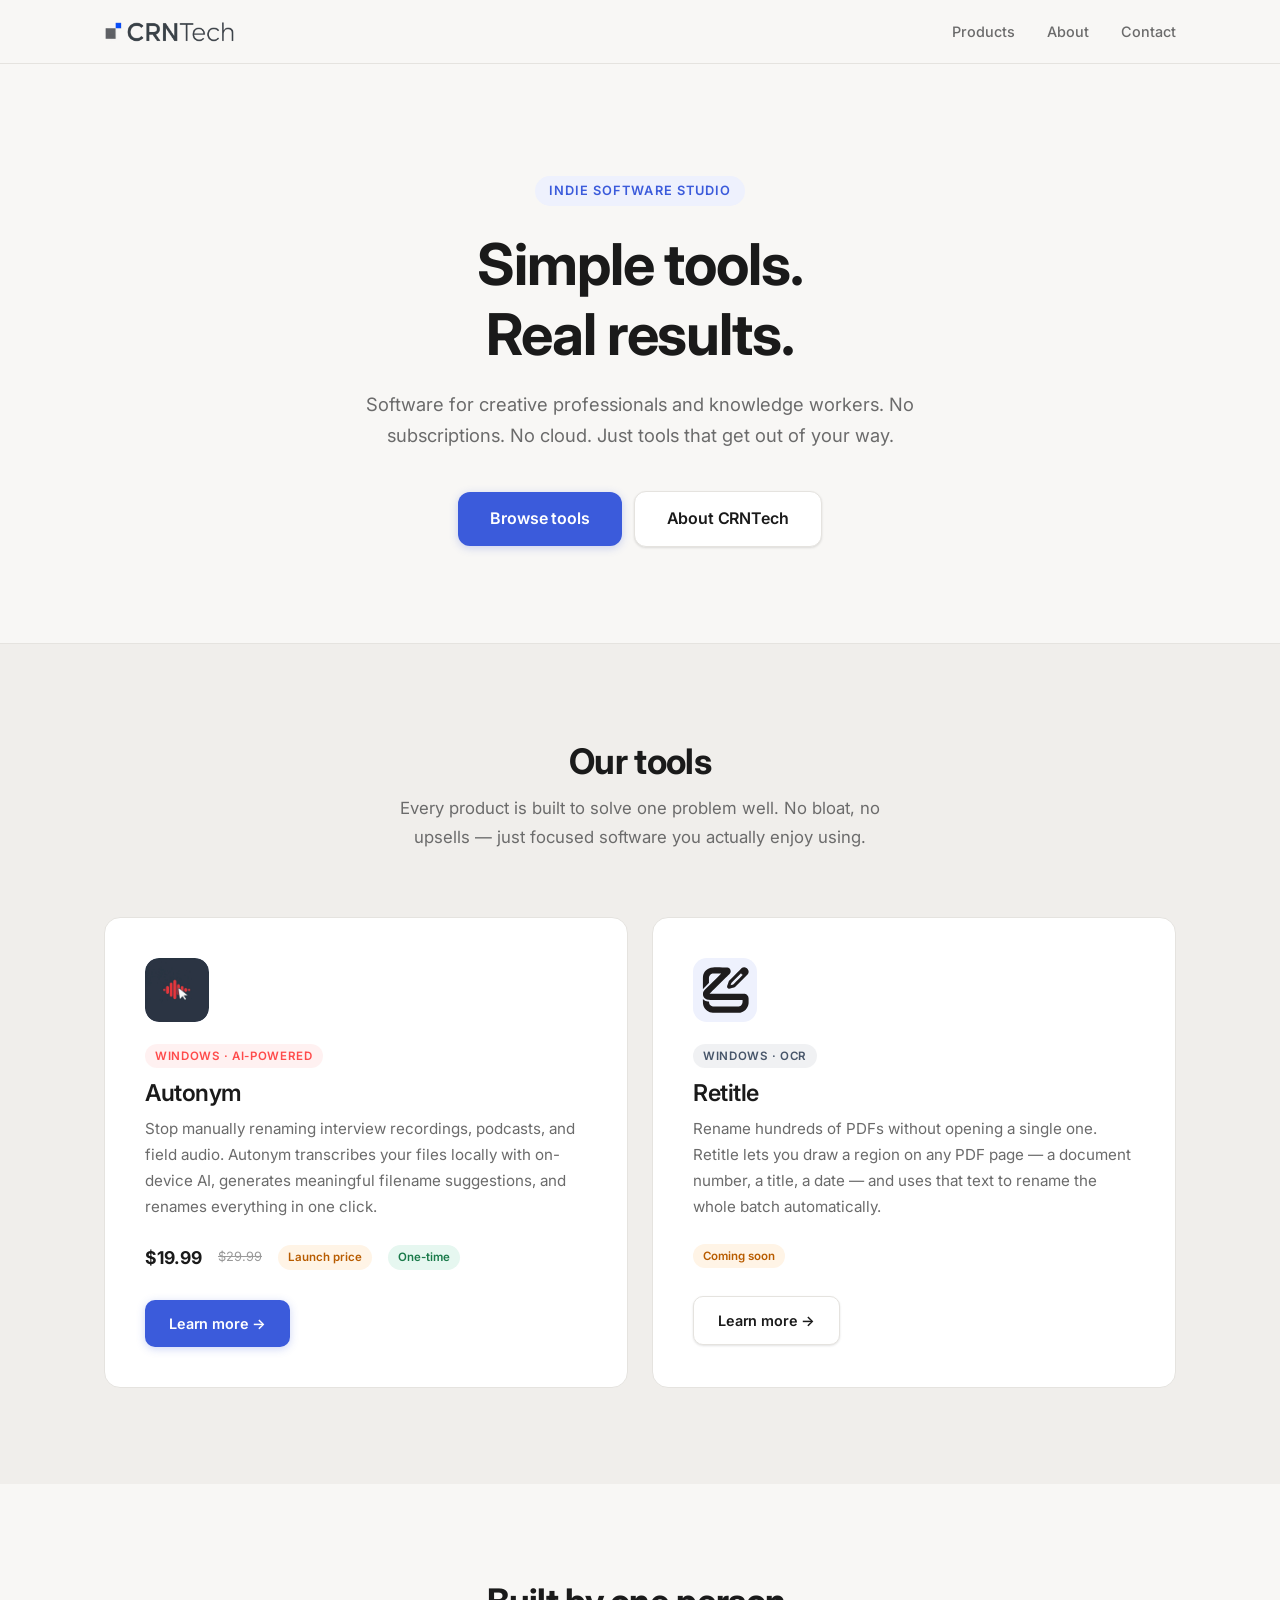
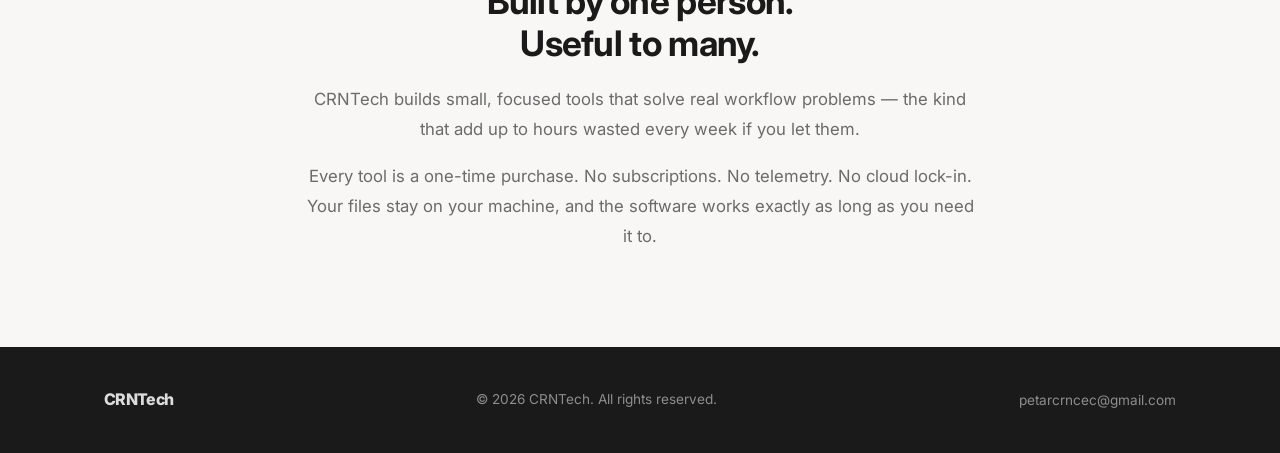
<file: index.html>
<!DOCTYPE html>
<html lang="en">
<head>
  <meta charset="UTF-8" />
  <meta name="viewport" content="width=device-width, initial-scale=1.0" />
  <title>CRNTech — Simple tools. Real results.</title>
  <meta name="description" content="CRNTech makes simple, focused software for creative professionals and knowledge workers. No subscriptions. No cloud. Just tools that work." />
  <link rel="preconnect" href="https://fonts.googleapis.com" />
  <link rel="preconnect" href="https://fonts.gstatic.com" crossorigin />
  <link href="https://fonts.googleapis.com/css2?family=Inter:wght@400;500;600;700;800&display=swap" rel="stylesheet" />
  <link rel="stylesheet" href="styles.css" />
</head>
<body>

  <!-- ===== NAV ===== -->
  <nav class="nav" role="navigation" aria-label="Main navigation">
    <div class="nav__inner">
      <a href="index.html" class="nav__logo" aria-label="CRNTech home">
        <img src="CRNTech.png" alt="CRNTech" style="height:48px;width:auto;max-width:180px;object-position:center;display:block;">
      </a>
      <ul class="nav__links" role="list">
        <li><a href="#products">Products</a></li>
        <li><a href="#about">About</a></li>
        <li><a href="#contact">Contact</a></li>
      </ul>
      <button class="nav__toggle" aria-label="Toggle menu" aria-expanded="false">
        <span></span><span></span><span></span>
      </button>
    </div>
  </nav>

  <!-- ===== HERO ===== -->
  <section class="hero">
    <div class="container">
      <span class="hero__eyebrow reveal">Indie software studio</span>
      <h1 class="hero__headline reveal reveal--delay-1">
        Simple tools.<br>Real results.
      </h1>
      <p class="hero__sub reveal reveal--delay-2">
        Software for creative professionals and knowledge workers.
        No subscriptions. No cloud. Just tools that get out of your way.
      </p>
      <div class="hero__actions reveal reveal--delay-3">
        <a href="#products" class="btn btn--primary btn--lg">Browse tools</a>
        <a href="#about" class="btn btn--secondary btn--lg">About CRNTech</a>
      </div>
    </div>
  </section>

  <div class="divider"></div>

  <!-- ===== PRODUCTS ===== -->
  <section class="products" id="products">
    <div class="container">
      <div class="section-header reveal">
        <h2>Our tools</h2>
        <p>Every product is built to solve one problem well. No bloat, no upsells — just focused software you actually enjoy using.</p>
      </div>

      <div class="products__grid">

        <!-- Autonym Card -->
        <article class="product-card product-card--autonym reveal reveal--delay-1">
          <div class="product-card__icon"><img src="autonym-logo.jpg" alt="Autonym"></div>
          <span class="product-card__tag">Windows · AI-powered</span>
          <h3>Autonym</h3>
          <p class="product-card__desc">
            Stop manually renaming interview recordings, podcasts, and field audio.
            Autonym transcribes your files locally with on-device AI, generates
            meaningful filename suggestions, and renames everything in one click.
          </p>
          <div class="product-card__meta">
            <span class="product-card__price">$19.99</span>
            <span class="product-card__price-note">$29.99</span>
            <span class="badge badge--orange">Launch price</span>
            <span class="badge badge--green">One-time</span>
          </div>
          <a href="autonym.html" class="btn btn--primary">Learn more →</a>
        </article>

        <!-- Retitle Card -->
        <article class="product-card product-card--retitle reveal reveal--delay-2">
          <div class="product-card__icon"><img src="retitle-logo.svg" alt="Retitle"></div>
          <span class="product-card__tag">Windows · OCR</span>
          <h3>Retitle</h3>
          <p class="product-card__desc">
            Rename hundreds of PDFs without opening a single one.
            Retitle lets you draw a region on any PDF page — a document number,
            a title, a date — and uses that text to rename the whole batch automatically.
          </p>
          <div class="product-card__meta">
            <span class="badge badge--orange">Coming soon</span>
          </div>
          <a href="retitle.html" class="btn btn--secondary">Learn more →</a>
        </article>

      </div>
    </div>
  </section>

  <!-- ===== ABOUT ===== -->
  <section class="about" id="about">
    <div class="container">
      <div class="about__inner">
        <h2 class="reveal">Built by one person.<br>Useful to many.</h2>
        <p class="reveal reveal--delay-1">
          CRNTech builds small, focused tools that solve real workflow problems —
          the kind that add up to hours wasted every week if you let them.
        </p>
        <p class="reveal reveal--delay-2">
          Every tool is a one-time purchase. No subscriptions. No telemetry.
          No cloud lock-in. Your files stay on your machine, and the software
          works exactly as long as you need it to.
        </p>
      </div>
    </div>
  </section>

  <!-- ===== FOOTER ===== -->
  <footer class="footer" id="contact">
    <div class="footer__inner">
      <span class="footer__logo">CRNTech</span>
      <span class="footer__copy">© 2026 CRNTech. All rights reserved.</span>
      <span class="footer__contact">
        <a href="mailto:petarcrncec@gmail.com">petarcrncec@gmail.com</a>
      </span>
    </div>
  </footer>

  <script src="js/main.js"></script>
</body>
</html>
</file>
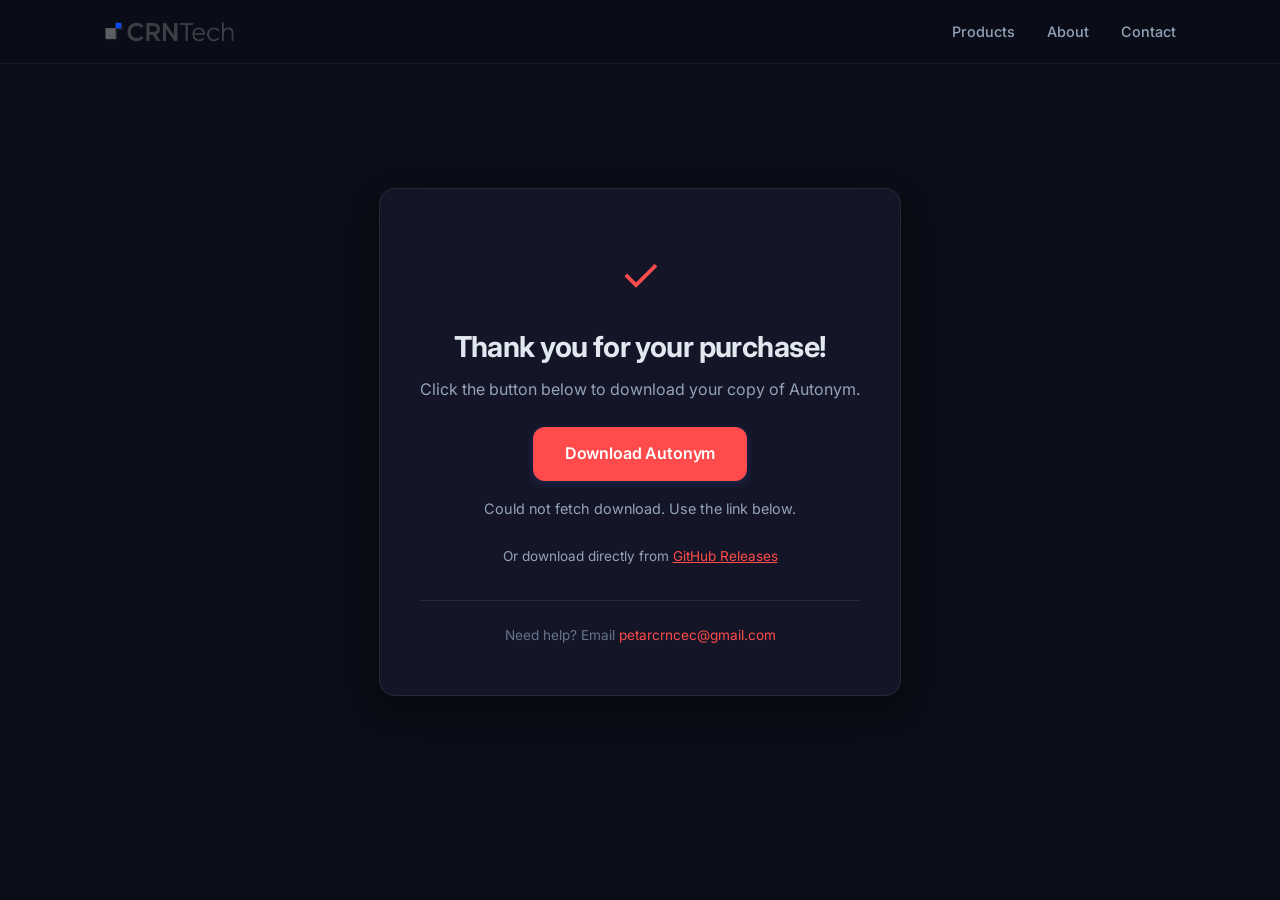
<file: autonym-thank-you.html>
<!DOCTYPE html>
<html lang="en">
<head>
  <meta charset="UTF-8" />
  <meta name="viewport" content="width=device-width, initial-scale=1.0" />
  <title>Thank you for purchasing Autonym! — CRNTech</title>
  <meta name="robots" content="noindex" />
  <link rel="preconnect" href="https://fonts.googleapis.com" />
  <link rel="preconnect" href="https://fonts.gstatic.com" crossorigin />
  <link href="https://fonts.googleapis.com/css2?family=Inter:wght@400;500;600;700;800&display=swap" rel="stylesheet" />
  <link rel="stylesheet" href="styles.css" />
  <style>
    :root {
      --bg:           #0b0d18;
      --bg-card:      #141627;
      --bg-subtle:    #1a1d30;
      --text:         #e2e8f0;
      --text-muted:   #94a3b8;
      --text-light:   #64748b;
      --accent:       #ff4b4b;
      --accent-dark:  #e03e3e;
      --accent-light: #2a1a1a;
      --border:       rgba(255,255,255,0.08);
      --shadow-lg:    0 12px 32px rgba(0,0,0,0.4);
    }
    body {
      background: var(--bg);
      color: var(--text);
    }
    .nav {
      background: rgba(11, 13, 24, 0.95);
      border-bottom: 1px solid rgba(255,255,255,0.06);
    }
    .btn--primary {
      background: var(--accent);
      color: #fff;
    }
    .btn--primary:hover {
      background: var(--accent-dark);
    }
    .thankyou {
      min-height: calc(100vh - var(--nav-h) - 80px);
      display: flex;
      align-items: center;
      justify-content: center;
      text-align: center;
      padding: 80px 24px;
    }
    .thankyou__card {
      max-width: 540px;
      background: var(--bg-card);
      border: 1px solid var(--border);
      border-radius: var(--radius-lg);
      padding: 48px 40px;
      box-shadow: var(--shadow-lg);
    }
    .thankyou__icon {
      font-size: 3rem;
      margin-bottom: 16px;
    }
    .thankyou__card h1 {
      font-size: 1.8rem;
      margin-bottom: 12px;
    }
    .thankyou__card p {
      color: var(--text-muted);
      margin-bottom: 24px;
      line-height: 1.7;
    }
    .thankyou__status {
      font-size: 0.9rem;
      color: var(--text-light);
      margin-top: 16px;
    }
    .thankyou__manual {
      margin-top: 12px;
      font-size: 0.85rem;
      color: var(--text-light);
    }
    .thankyou__manual a {
      color: var(--accent);
      text-decoration: underline;
    }
    .thankyou__help {
      margin-top: 32px;
      padding-top: 24px;
      border-top: 1px solid var(--border);
      font-size: 0.85rem;
      color: var(--text-light);
    }
    .thankyou__help a {
      color: var(--accent);
    }
  </style>
</head>
<body>

  <!-- ===== NAV ===== -->
  <nav class="nav" role="navigation" aria-label="Main navigation">
    <div class="nav__inner">
      <a href="index.html" class="nav__logo" aria-label="CRNTech home">
        <img src="CRNTech.png" alt="CRNTech" style="height:48px;width:auto;max-width:180px;object-position:center;display:block;">
      </a>
      <ul class="nav__links" role="list">
        <li><a href="index.html#products">Products</a></li>
        <li><a href="index.html#about">About</a></li>
        <li><a href="index.html#contact">Contact</a></li>
      </ul>
      <button class="nav__toggle" aria-label="Toggle menu" aria-expanded="false">
        <span></span><span></span><span></span>
      </button>
    </div>
  </nav>

  <!-- ===== THANK YOU ===== -->
  <section class="thankyou">
    <div class="thankyou__card">
      <div class="thankyou__icon" style="color:#ff4b4b;">&#10003;</div>
      <h1>Thank you for your purchase!</h1>
      <p>Click the button below to download your copy of Autonym.</p>
      <a id="download-btn" href="#" class="btn btn--primary btn--lg" style="background:#ff4b4b;border-color:#ff4b4b;">Download Autonym</a>
      <p class="thankyou__status" id="status">Fetching latest version...</p>
      <p class="thankyou__manual" id="manual-link" style="display:none;">
        Or download directly from <a href="https://github.com/petarcrncec-dev/autonym-releases/releases/latest">GitHub Releases</a>
      </p>
      <div class="thankyou__help">
        Need help? Email <a href="mailto:petarcrncec@gmail.com">petarcrncec@gmail.com</a>
      </div>
    </div>
  </section>

  <script>
    (function() {
      var btn = document.getElementById('download-btn');
      var status = document.getElementById('status');
      var manual = document.getElementById('manual-link');

      fetch('https://api.github.com/repos/petarcrncec-dev/autonym-releases/releases/latest')
        .then(function(r) { return r.json(); })
        .then(function(d) {
          var asset = d.assets.find(function(a) {
            return a.name.endsWith('.exe') && !a.name.endsWith('.blockmap');
          });
          if (asset) {
            btn.href = asset.browser_download_url;
            status.textContent = 'Version ' + d.tag_name;
            manual.style.display = 'block';
          } else {
            status.textContent = 'Could not find installer. Use the link below.';
            manual.style.display = 'block';
          }
        })
        .catch(function() {
          status.textContent = 'Could not fetch download. Use the link below.';
          manual.style.display = 'block';
        });
    })();
  </script>

  <script src="js/main.js"></script>
</body>
</html>
</file>
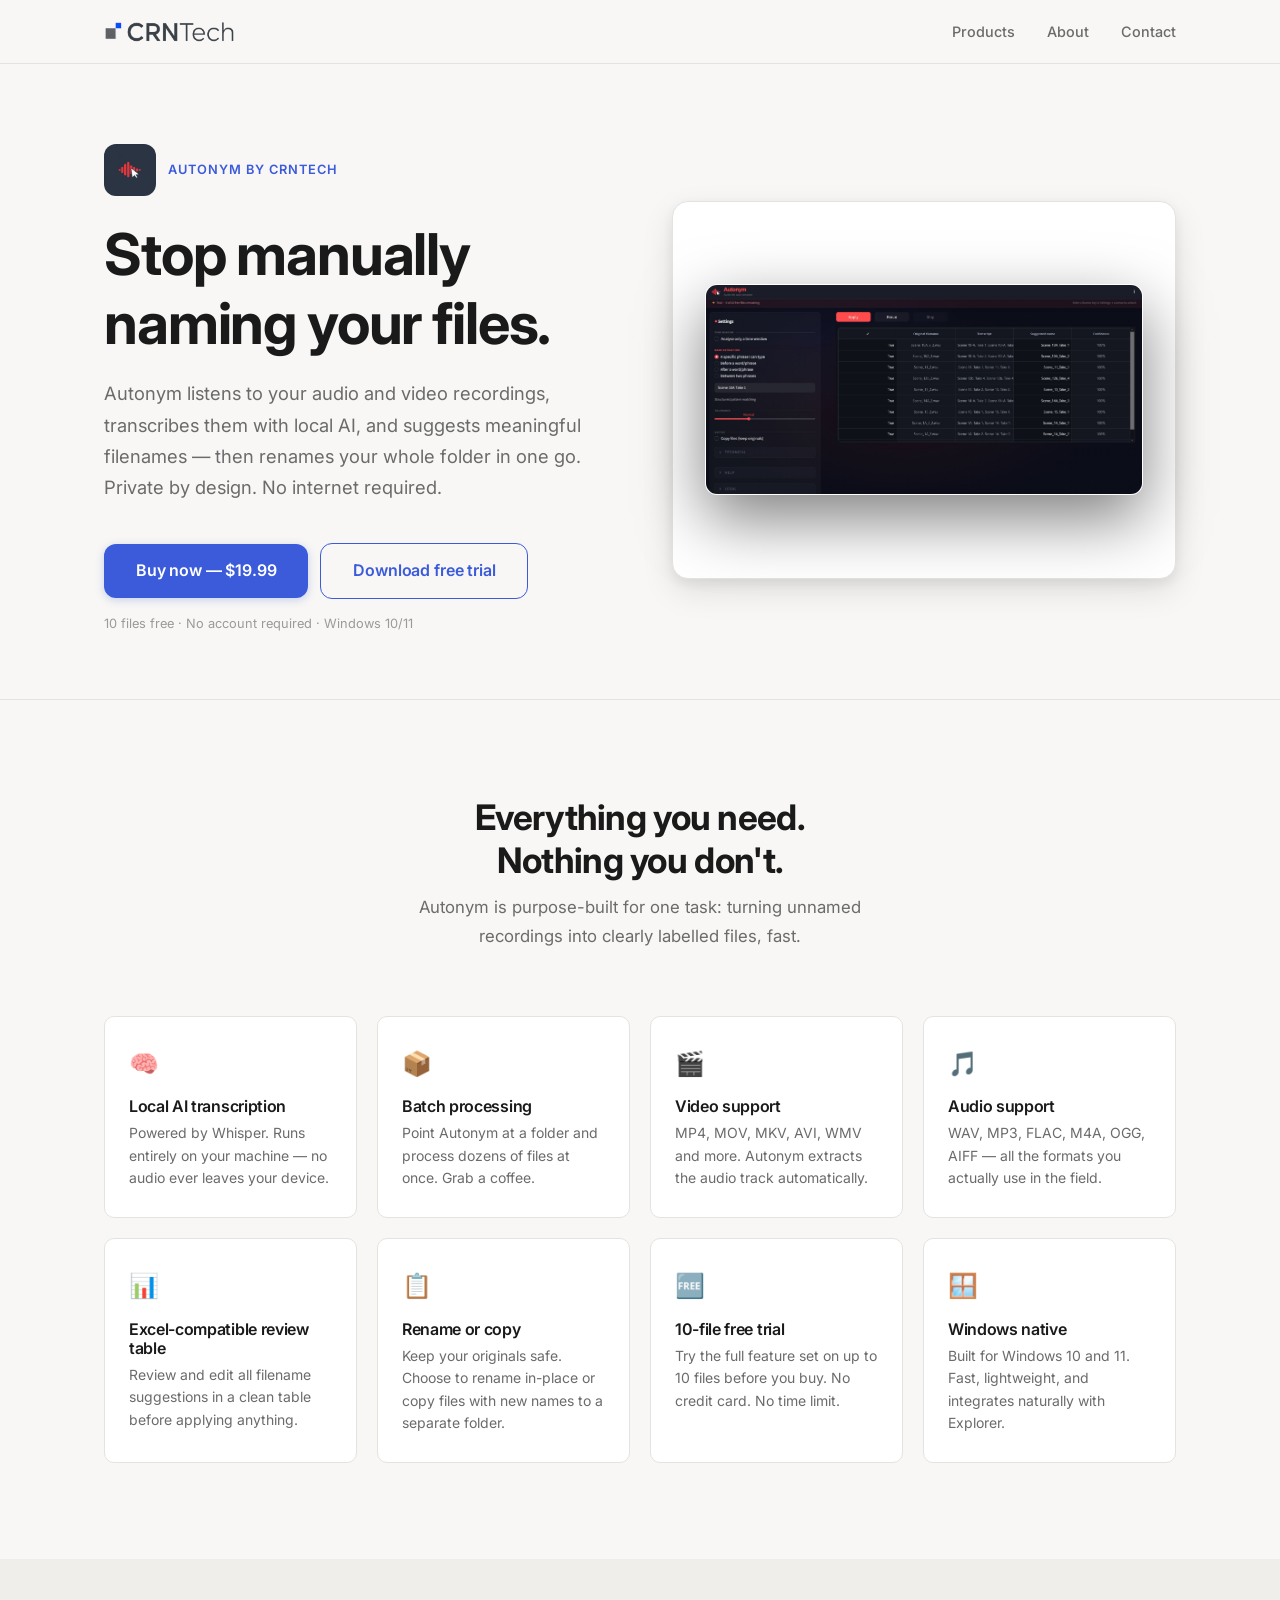
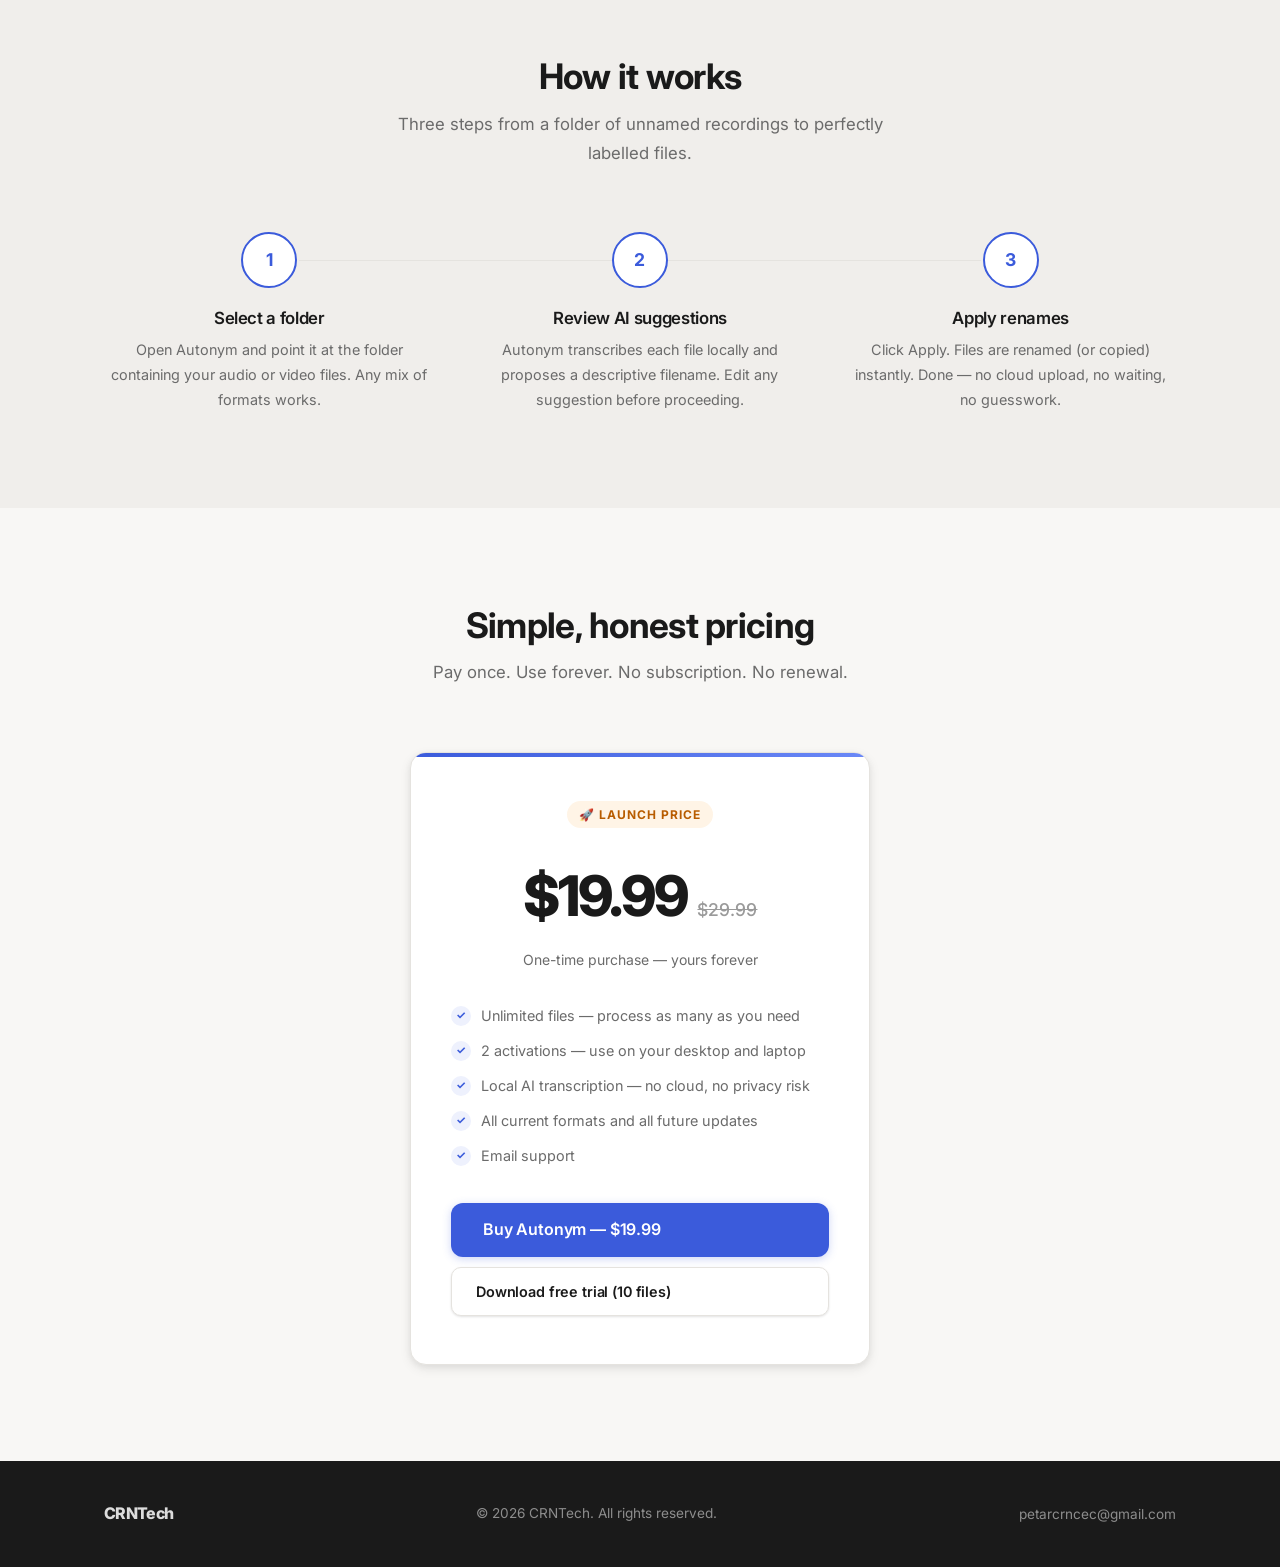
<file: autonym.html>
<!DOCTYPE html>
<html lang="en">
<head>
  <meta charset="UTF-8" />
  <meta name="viewport" content="width=device-width, initial-scale=1.0" />
  <title>Autonym — AI-powered audio &amp; video file renamer · CRNTech</title>
  <meta name="description" content="Autonym transcribes your audio and video files locally using on-device AI, then renames them automatically. No cloud. No subscriptions. $19 launch price." />
  <link rel="preconnect" href="https://fonts.googleapis.com" />
  <link rel="preconnect" href="https://fonts.gstatic.com" crossorigin />
  <link href="https://fonts.googleapis.com/css2?family=Inter:wght@400;500;600;700;800&display=swap" rel="stylesheet" />
  <link rel="stylesheet" href="styles.css" />
</head>
<body>

  <!-- ===== NAV ===== -->
  <nav class="nav" role="navigation" aria-label="Main navigation">
    <div class="nav__inner">
      <a href="index.html" class="nav__logo" aria-label="CRNTech home">
        <img src="CRNTech.png" alt="CRNTech" style="height:48px;width:auto;max-width:180px;object-position:center;display:block;">
      </a>
      <ul class="nav__links" role="list">
        <li><a href="index.html#products">Products</a></li>
        <li><a href="index.html#about">About</a></li>
        <li><a href="index.html#contact">Contact</a></li>
      </ul>
      <button class="nav__toggle" aria-label="Toggle menu" aria-expanded="false">
        <span></span><span></span><span></span>
      </button>
    </div>
  </nav>

  <!-- ===== HERO ===== -->
  <section class="hero hero--product">
    <div class="container">
      <div class="hero__inner">
        <div class="hero__content">
          <div class="hero__product-badge reveal">
            <div class="hero__product-icon"><img src="autonym-logo.jpg" alt="Autonym" style="width:52px;height:52px;object-fit:cover;border-radius:12px;"></div>
            <span class="hero__product-name">Autonym by CRNTech</span>
          </div>
          <h1 class="hero__headline reveal reveal--delay-1">
            Stop manually<br>naming your files.
          </h1>
          <p class="hero__sub reveal reveal--delay-2">
            Autonym listens to your audio and video recordings, transcribes
            them with local AI, and suggests meaningful filenames — then renames
            your whole folder in one go. Private by design. No internet required.
          </p>
          <div class="hero__actions reveal reveal--delay-3">
            <a href="https://crntech.lemonsqueezy.com/checkout/buy/d95d3238-a07f-44f5-9afe-a70ad6f7f823" class="btn btn--primary btn--lg">Buy now — $19.99</a>
            <a href="#" class="btn btn--outline btn--lg" onclick="fetch('https://api.github.com/repos/petarcrncec-dev/autonym-releases/releases/latest').then(r=>r.json()).then(d=>{var a=d.assets.find(a=>a.name.endsWith('.exe')&&!a.name.endsWith('.blockmap'));if(a)window.location=a.browser_download_url});return false;">Download free trial</a>
          </div>
          <p style="margin-top:14px; font-size:0.8rem; color:var(--text-light);" class="reveal reveal--delay-4">
            10 files free · No account required · Windows 10/11
          </p>
        </div>

        <div class="hero__visual reveal reveal--delay-2">
          <img src="autonym-screenshot.jpg" alt="Autonym review screen" style="width:100%;border-radius:12px;box-shadow:0 24px 64px rgba(0,0,0,0.5);border:1px solid rgba(255,255,255,0.06);">
        </div>
      </div>
    </div>
  </section>

  <div class="divider"></div>

  <!-- ===== FEATURES ===== -->
  <section class="features" id="features">
    <div class="container">
      <div class="section-header reveal">
        <h2>Everything you need.<br>Nothing you don't.</h2>
        <p>Autonym is purpose-built for one task: turning unnamed recordings into clearly labelled files, fast.</p>
      </div>

      <div class="features__grid">

        <div class="feature-item reveal reveal--delay-1">
          <span class="feature-item__icon">🧠</span>
          <h3>Local AI transcription</h3>
          <p>Powered by Whisper. Runs entirely on your machine — no audio ever leaves your device.</p>
        </div>

        <div class="feature-item reveal reveal--delay-2">
          <span class="feature-item__icon">📦</span>
          <h3>Batch processing</h3>
          <p>Point Autonym at a folder and process dozens of files at once. Grab a coffee.</p>
        </div>

        <div class="feature-item reveal reveal--delay-3">
          <span class="feature-item__icon">🎬</span>
          <h3>Video support</h3>
          <p>MP4, MOV, MKV, AVI, WMV and more. Autonym extracts the audio track automatically.</p>
        </div>

        <div class="feature-item reveal reveal--delay-4">
          <span class="feature-item__icon">🎵</span>
          <h3>Audio support</h3>
          <p>WAV, MP3, FLAC, M4A, OGG, AIFF — all the formats you actually use in the field.</p>
        </div>

        <div class="feature-item reveal reveal--delay-5">
          <span class="feature-item__icon">📊</span>
          <h3>Excel-compatible review table</h3>
          <p>Review and edit all filename suggestions in a clean table before applying anything.</p>
        </div>

        <div class="feature-item reveal reveal--delay-6">
          <span class="feature-item__icon">📋</span>
          <h3>Rename or copy</h3>
          <p>Keep your originals safe. Choose to rename in-place or copy files with new names to a separate folder.</p>
        </div>

        <div class="feature-item reveal reveal--delay-7">
          <span class="feature-item__icon">🆓</span>
          <h3>10-file free trial</h3>
          <p>Try the full feature set on up to 10 files before you buy. No credit card. No time limit.</p>
        </div>

        <div class="feature-item reveal reveal--delay-8">
          <span class="feature-item__icon">🪟</span>
          <h3>Windows native</h3>
          <p>Built for Windows 10 and 11. Fast, lightweight, and integrates naturally with Explorer.</p>
        </div>

      </div>
    </div>
  </section>

  <!-- ===== HOW IT WORKS ===== -->
  <section class="how" id="how-it-works">
    <div class="container">
      <div class="section-header reveal">
        <h2>How it works</h2>
        <p>Three steps from a folder of unnamed recordings to perfectly labelled files.</p>
      </div>

      <div class="steps">
        <div class="step reveal reveal--delay-1">
          <div class="step__number">1</div>
          <h3>Select a folder</h3>
          <p>Open Autonym and point it at the folder containing your audio or video files. Any mix of formats works.</p>
        </div>
        <div class="step reveal reveal--delay-2">
          <div class="step__number">2</div>
          <h3>Review AI suggestions</h3>
          <p>Autonym transcribes each file locally and proposes a descriptive filename. Edit any suggestion before proceeding.</p>
        </div>
        <div class="step reveal reveal--delay-3">
          <div class="step__number">3</div>
          <h3>Apply renames</h3>
          <p>Click Apply. Files are renamed (or copied) instantly. Done — no cloud upload, no waiting, no guesswork.</p>
        </div>
      </div>
    </div>
  </section>

  <!-- ===== PRICING ===== -->
  <section class="pricing" id="pricing">
    <div class="container">
      <div class="section-header reveal">
        <h2>Simple, honest pricing</h2>
        <p>Pay once. Use forever. No subscription. No renewal.</p>
      </div>

      <div class="pricing-card reveal reveal--delay-1">
        <span class="pricing-card__launch">🚀 Launch price</span>
        <div class="pricing-card__price">
          <span class="pricing-card__amount">$19.99</span>
          <span class="pricing-card__was">$29.99</span>
        </div>
        <p class="pricing-card__note">One-time purchase — yours forever</p>

        <ul class="pricing-card__features">
          <li>Unlimited files — process as many as you need</li>
          <li>2 activations — use on your desktop and laptop</li>
          <li>Local AI transcription — no cloud, no privacy risk</li>
          <li>All current formats and all future updates</li>
          <li>Email support</li>
        </ul>

        <div class="pricing-card__actions">
          <a href="https://crntech.lemonsqueezy.com/checkout/buy/d95d3238-a07f-44f5-9afe-a70ad6f7f823" class="btn btn--primary btn--lg">Buy Autonym — $19.99</a>
          <a href="https://github.com/petarcrncec-dev/autonym-releases/releases/latest" class="btn btn--secondary">Download free trial (10 files)</a>
        </div>
      </div>
    </div>
  </section>

  <!-- ===== FOOTER ===== -->
  <footer class="footer" id="contact">
    <div class="footer__inner">
      <span class="footer__logo">CRNTech</span>
      <span class="footer__copy">© 2026 CRNTech. All rights reserved.</span>
      <span class="footer__contact">
        <a href="mailto:petarcrncec@gmail.com">petarcrncec@gmail.com</a>
      </span>
    </div>
  </footer>

  <script src="js/main.js"></script>
</body>
</html>
</file>
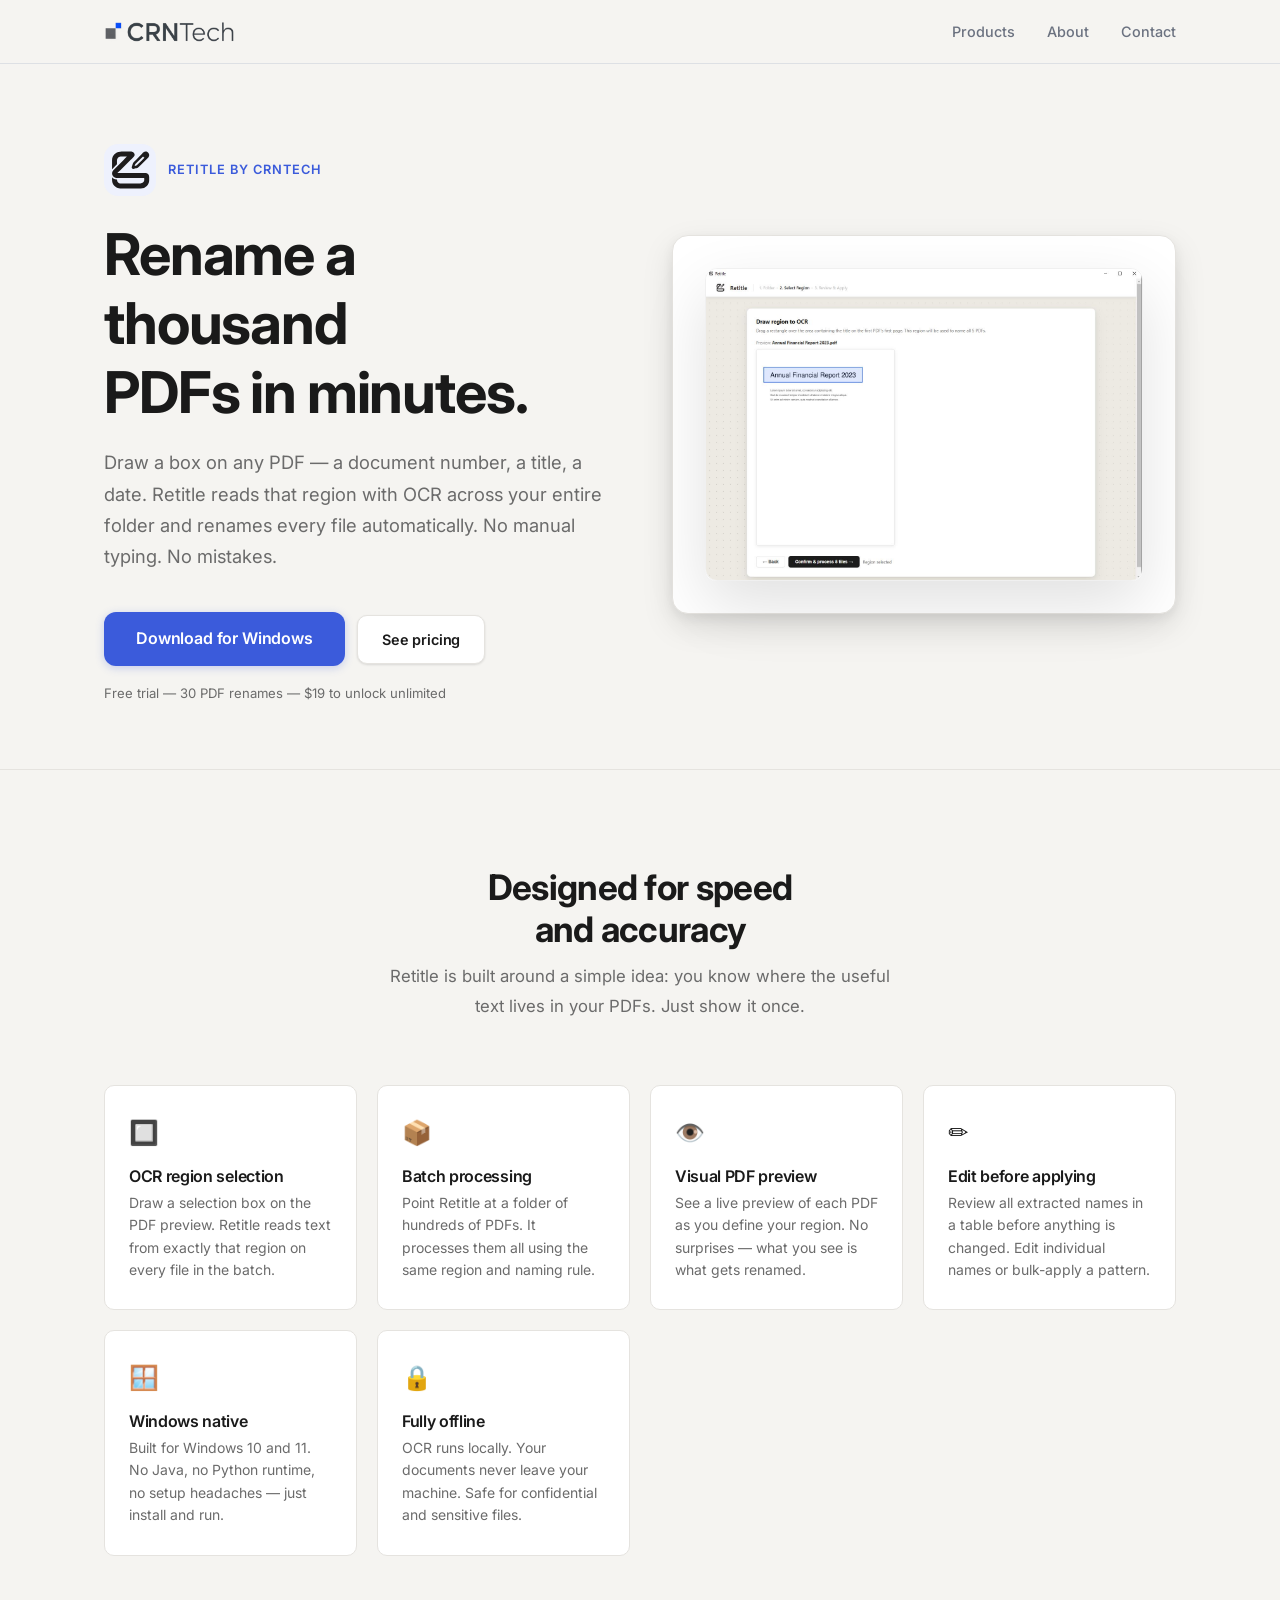
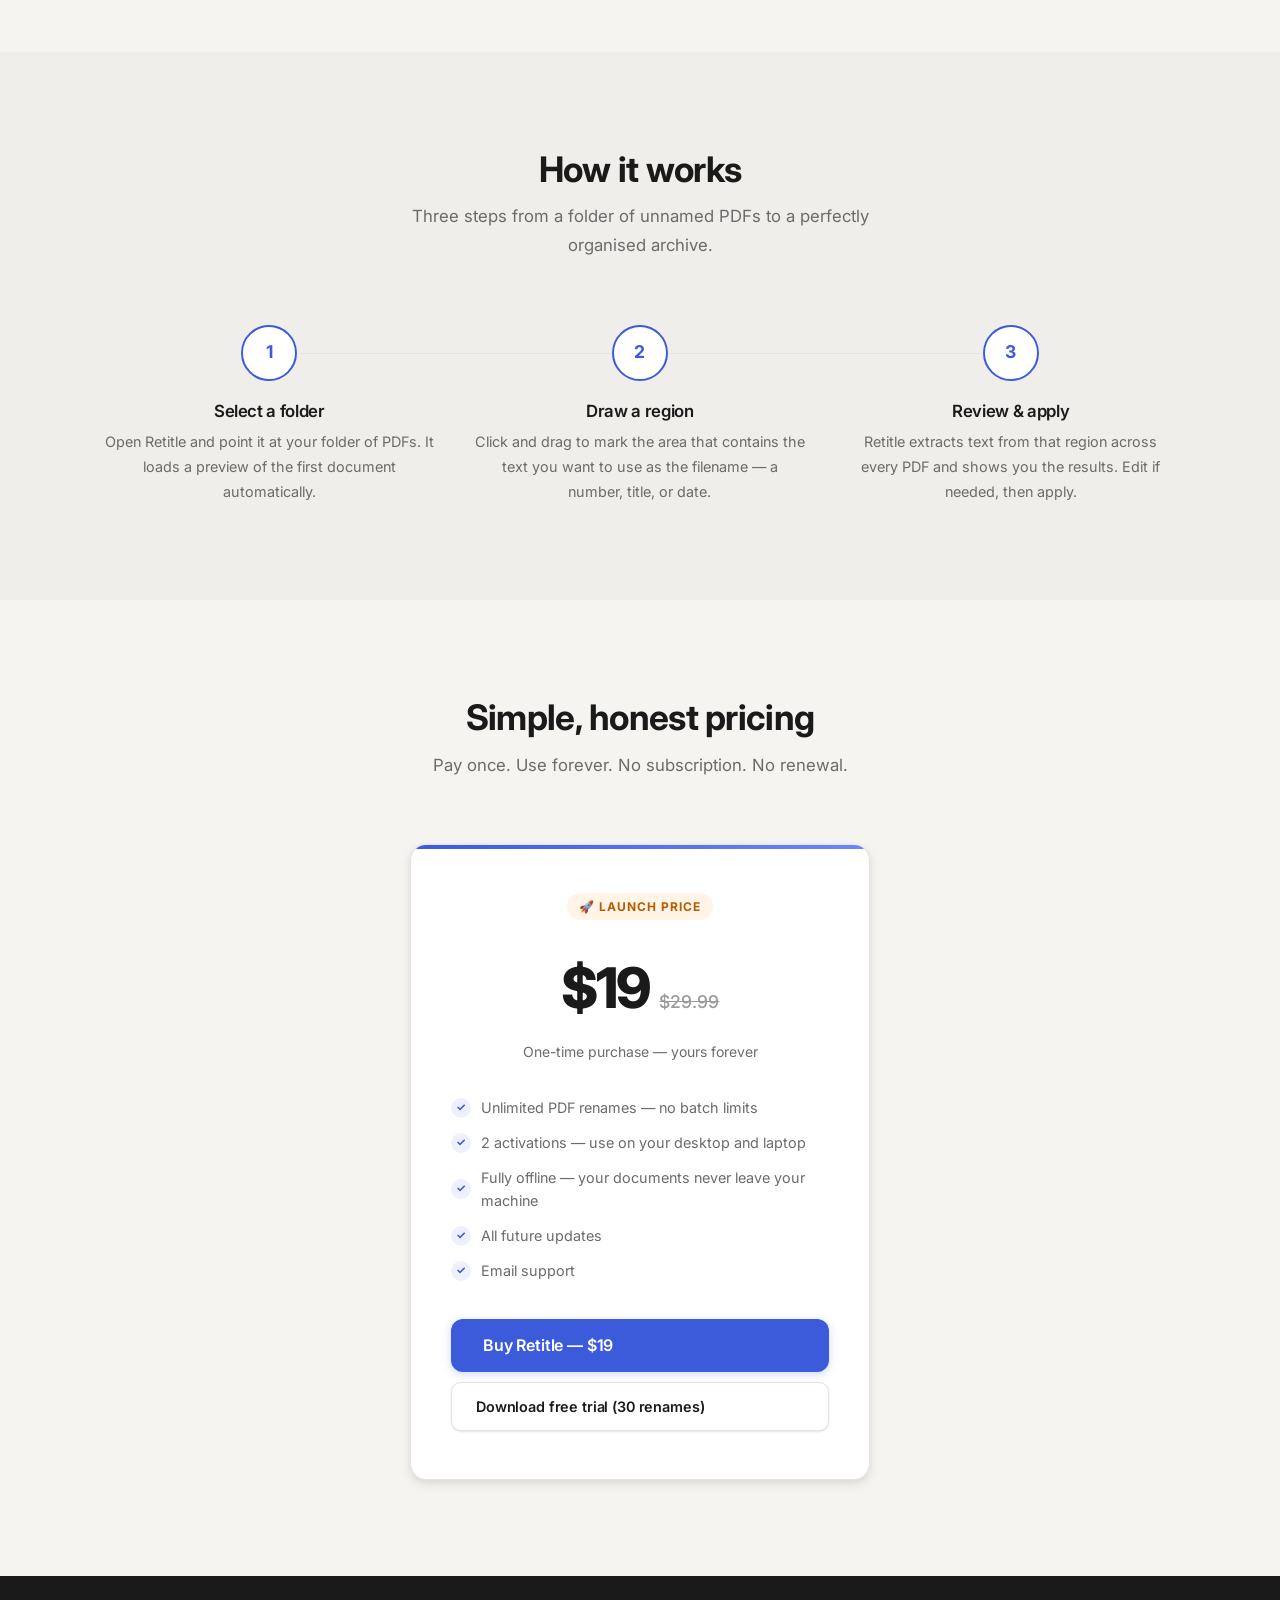
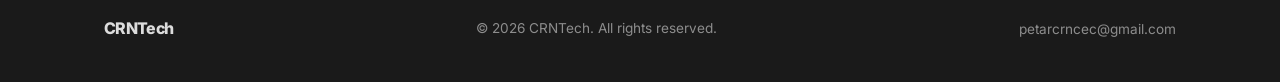
<file: retitle.html>
<!DOCTYPE html>
<html lang="en">
<head>
  <meta charset="UTF-8" />
  <meta name="viewport" content="width=device-width, initial-scale=1.0" />
  <title>Retitle — Batch PDF renamer with OCR region selection · CRNTech</title>
  <meta name="description" content="Retitle lets you draw a region on any PDF, extract the text with OCR, and use it to rename your entire batch automatically. Coming soon for Windows." />
  <link rel="preconnect" href="https://fonts.googleapis.com" />
  <link rel="preconnect" href="https://fonts.gstatic.com" crossorigin />
  <link href="https://fonts.googleapis.com/css2?family=Inter:wght@400;500;600;700;800&display=swap" rel="stylesheet" />
  <link rel="stylesheet" href="styles.css" />
</head>
<body class="theme-retitle">

  <!-- ===== NAV ===== -->
  <nav class="nav" role="navigation" aria-label="Main navigation">
    <div class="nav__inner">
      <a href="index.html" class="nav__logo" aria-label="CRNTech home">
        <img src="CRNTech.png" alt="CRNTech" style="height:48px;width:auto;max-width:180px;object-position:center;display:block;">
      </a>
      <ul class="nav__links" role="list">
        <li><a href="index.html#products">Products</a></li>
        <li><a href="index.html#about">About</a></li>
        <li><a href="index.html#contact">Contact</a></li>
      </ul>
      <button class="nav__toggle" aria-label="Toggle menu" aria-expanded="false">
        <span></span><span></span><span></span>
      </button>
    </div>
  </nav>

  <!-- ===== HERO ===== -->
  <section class="hero hero--product">
    <div class="container">
      <div class="hero__inner">
        <div class="hero__content">
          <div class="hero__product-badge reveal">
            <div class="hero__product-icon"><img src="retitle-logo.svg" alt="Retitle" style="width:52px;height:52px;object-fit:cover;border-radius:12px;"></div>
            <span class="hero__product-name">Retitle by CRNTech</span>
          </div>
          <h1 class="hero__headline reveal reveal--delay-1">
            Rename a thousand<br>PDFs in minutes.
          </h1>
          <p class="hero__sub reveal reveal--delay-2">
            Draw a box on any PDF — a document number, a title, a date.
            Retitle reads that region with OCR across your entire folder
            and renames every file automatically. No manual typing. No mistakes.
          </p>
          <div class="hero__actions reveal reveal--delay-3">
            <a href="https://github.com/petarcrncec-dev/Retitle/releases/latest" class="btn btn--primary btn--lg">Download for Windows</a>
            <a href="#pricing" class="btn btn--secondary">See pricing</a>
          </div>
          <p style="margin-top:16px; font-size:0.82rem; color:var(--text-muted);" class="reveal reveal--delay-4">
            Free trial — 30 PDF renames &mdash; $19 to unlock unlimited
          </p>
        </div>

        <div class="hero__visual reveal reveal--delay-2">
          <img src="retitle-screenshot.jpg" alt="Retitle region selection screen" style="width:100%;border-radius:12px;box-shadow:0 24px 64px rgba(0,0,0,0.12);border:1px solid rgba(0,0,0,0.06);">
        </div>
      </div>
    </div>
  </section>

  <div class="divider"></div>

  <!-- ===== FEATURES ===== -->
  <section class="features" id="features">
    <div class="container">
      <div class="section-header reveal">
        <h2>Designed for speed<br>and accuracy</h2>
        <p>Retitle is built around a simple idea: you know where the useful text lives in your PDFs. Just show it once.</p>
      </div>

      <div class="features__grid">

        <div class="feature-item reveal reveal--delay-1">
          <span class="feature-item__icon">🔲</span>
          <h3>OCR region selection</h3>
          <p>Draw a selection box on the PDF preview. Retitle reads text from exactly that region on every file in the batch.</p>
        </div>

        <div class="feature-item reveal reveal--delay-2">
          <span class="feature-item__icon">📦</span>
          <h3>Batch processing</h3>
          <p>Point Retitle at a folder of hundreds of PDFs. It processes them all using the same region and naming rule.</p>
        </div>

        <div class="feature-item reveal reveal--delay-3">
          <span class="feature-item__icon">👁️</span>
          <h3>Visual PDF preview</h3>
          <p>See a live preview of each PDF as you define your region. No surprises — what you see is what gets renamed.</p>
        </div>

        <div class="feature-item reveal reveal--delay-4">
          <span class="feature-item__icon">✏️</span>
          <h3>Edit before applying</h3>
          <p>Review all extracted names in a table before anything is changed. Edit individual names or bulk-apply a pattern.</p>
        </div>

        <div class="feature-item reveal reveal--delay-5">
          <span class="feature-item__icon">🪟</span>
          <h3>Windows native</h3>
          <p>Built for Windows 10 and 11. No Java, no Python runtime, no setup headaches — just install and run.</p>
        </div>

        <div class="feature-item reveal reveal--delay-6">
          <span class="feature-item__icon">🔒</span>
          <h3>Fully offline</h3>
          <p>OCR runs locally. Your documents never leave your machine. Safe for confidential and sensitive files.</p>
        </div>

      </div>
    </div>
  </section>

  <!-- ===== HOW IT WORKS ===== -->
  <section class="how" id="how-it-works">
    <div class="container">
      <div class="section-header reveal">
        <h2>How it works</h2>
        <p>Three steps from a folder of unnamed PDFs to a perfectly organised archive.</p>
      </div>

      <div class="steps">
        <div class="step reveal reveal--delay-1">
          <div class="step__number">1</div>
          <h3>Select a folder</h3>
          <p>Open Retitle and point it at your folder of PDFs. It loads a preview of the first document automatically.</p>
        </div>
        <div class="step reveal reveal--delay-2">
          <div class="step__number">2</div>
          <h3>Draw a region</h3>
          <p>Click and drag to mark the area that contains the text you want to use as the filename — a number, title, or date.</p>
        </div>
        <div class="step reveal reveal--delay-3">
          <div class="step__number">3</div>
          <h3>Review &amp; apply</h3>
          <p>Retitle extracts text from that region across every PDF and shows you the results. Edit if needed, then apply.</p>
        </div>
      </div>
    </div>
  </section>

  <!-- ===== PRICING ===== -->
  <section class="pricing" id="pricing">
    <div class="container">
      <div class="section-header reveal">
        <h2>Simple, honest pricing</h2>
        <p>Pay once. Use forever. No subscription. No renewal.</p>
      </div>

      <div class="pricing-card reveal reveal--delay-1">
        <span class="pricing-card__launch">🚀 Launch price</span>
        <div class="pricing-card__price">
          <span class="pricing-card__amount">$19</span>
          <span class="pricing-card__was">$29.99</span>
        </div>
        <p class="pricing-card__note">One-time purchase — yours forever</p>

        <ul class="pricing-card__features">
          <li>Unlimited PDF renames — no batch limits</li>
          <li>2 activations — use on your desktop and laptop</li>
          <li>Fully offline — your documents never leave your machine</li>
          <li>All future updates</li>
          <li>Email support</li>
        </ul>

        <div class="pricing-card__actions">
          <a href="mailto:petarcrncec@gmail.com?subject=Retitle License" class="btn btn--primary btn--lg">Buy Retitle — $19</a>
          <a href="https://github.com/petarcrncec-dev/Retitle/releases/latest" class="btn btn--secondary">Download free trial (30 renames)</a>
        </div>
      </div>
    </div>
  </section>

  <!-- ===== FOOTER ===== -->
  <footer class="footer" id="contact">
    <div class="footer__inner">
      <span class="footer__logo">CRNTech</span>
      <span class="footer__copy">© 2026 CRNTech. All rights reserved.</span>
      <span class="footer__contact">
        <a href="mailto:petarcrncec@gmail.com">petarcrncec@gmail.com</a>
      </span>
    </div>
  </footer>

  <script src="js/main.js"></script>
</body>
</html>
</file>
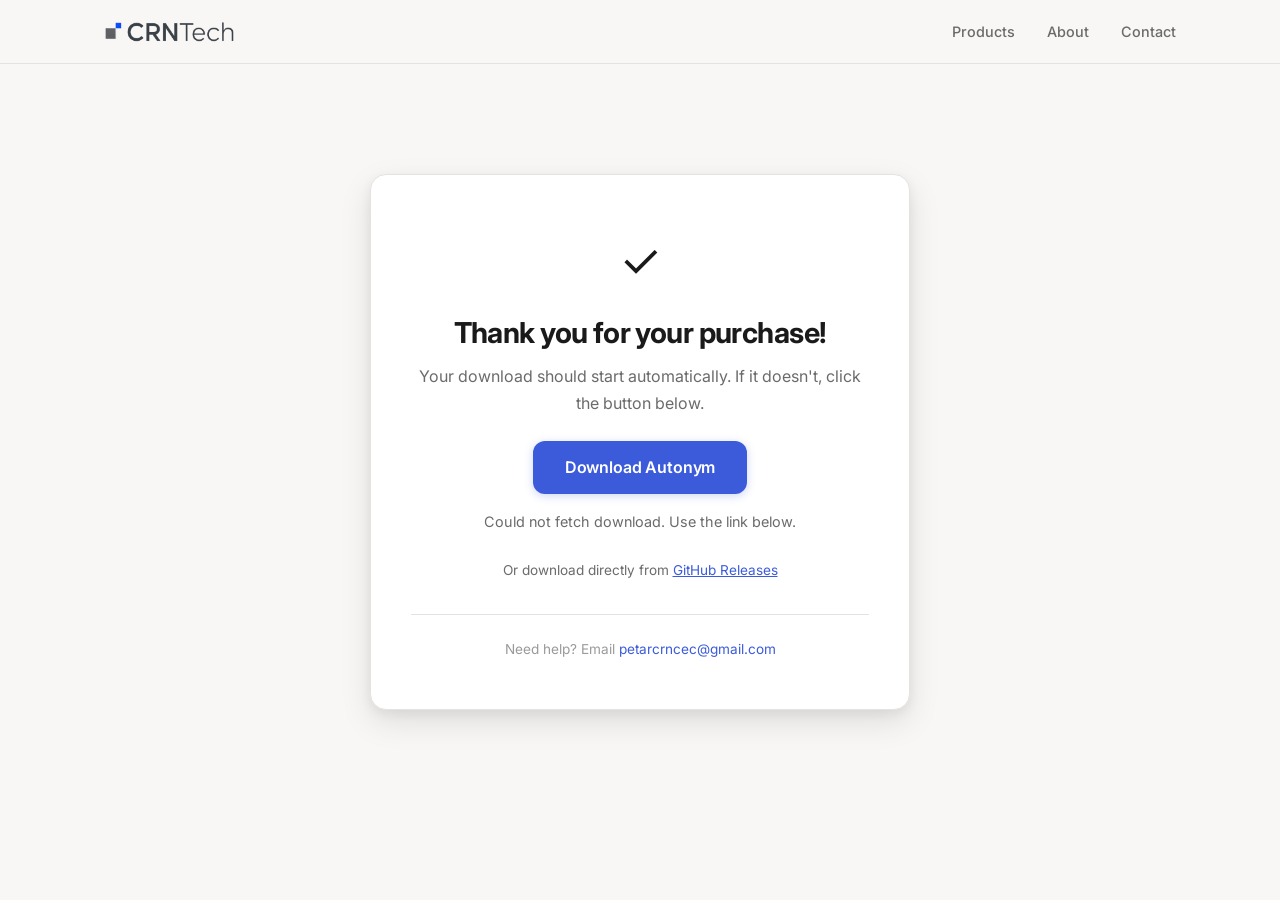
<file: thank-you.html>
<!DOCTYPE html>
<html lang="en">
<head>
  <meta charset="UTF-8" />
  <meta name="viewport" content="width=device-width, initial-scale=1.0" />
  <title>Thank you for purchasing Autonym! — CRNTech</title>
  <meta name="robots" content="noindex" />
  <link rel="preconnect" href="https://fonts.googleapis.com" />
  <link rel="preconnect" href="https://fonts.gstatic.com" crossorigin />
  <link href="https://fonts.googleapis.com/css2?family=Inter:wght@400;500;600;700;800&display=swap" rel="stylesheet" />
  <link rel="stylesheet" href="styles.css" />
  <style>
    .thankyou {
      min-height: calc(100vh - var(--nav-h) - 80px);
      display: flex;
      align-items: center;
      justify-content: center;
      text-align: center;
      padding: 80px 24px;
    }
    .thankyou__card {
      max-width: 540px;
      background: var(--bg-card);
      border: 1px solid var(--border);
      border-radius: var(--radius-lg);
      padding: 48px 40px;
      box-shadow: var(--shadow-lg);
    }
    .thankyou__icon {
      font-size: 3rem;
      margin-bottom: 16px;
    }
    .thankyou__card h1 {
      font-size: 1.8rem;
      margin-bottom: 12px;
    }
    .thankyou__card p {
      color: var(--text-muted);
      margin-bottom: 24px;
      line-height: 1.7;
    }
    .thankyou__status {
      font-size: 0.9rem;
      color: var(--text-light);
      margin-top: 16px;
    }
    .thankyou__manual {
      margin-top: 12px;
      font-size: 0.85rem;
      color: var(--text-light);
    }
    .thankyou__manual a {
      color: var(--accent);
      text-decoration: underline;
    }
    .thankyou__help {
      margin-top: 32px;
      padding-top: 24px;
      border-top: 1px solid var(--border);
      font-size: 0.85rem;
      color: var(--text-light);
    }
    .thankyou__help a {
      color: var(--accent);
    }
  </style>
</head>
<body>

  <!-- ===== NAV ===== -->
  <nav class="nav" role="navigation" aria-label="Main navigation">
    <div class="nav__inner">
      <a href="index.html" class="nav__logo" aria-label="CRNTech home">
        <img src="CRNTech.png" alt="CRNTech" style="height:48px;width:auto;max-width:180px;object-position:center;display:block;">
      </a>
      <ul class="nav__links" role="list">
        <li><a href="index.html#products">Products</a></li>
        <li><a href="index.html#about">About</a></li>
        <li><a href="index.html#contact">Contact</a></li>
      </ul>
      <button class="nav__toggle" aria-label="Toggle menu" aria-expanded="false">
        <span></span><span></span><span></span>
      </button>
    </div>
  </nav>

  <!-- ===== THANK YOU ===== -->
  <section class="thankyou">
    <div class="thankyou__card">
      <div class="thankyou__icon">&#10003;</div>
      <h1>Thank you for your purchase!</h1>
      <p>Your download should start automatically. If it doesn't, click the button below.</p>
      <a id="download-btn" href="#" class="btn btn--primary btn--lg">Download Autonym</a>
      <p class="thankyou__status" id="status">Fetching latest version...</p>
      <p class="thankyou__manual" id="manual-link" style="display:none;">
        Or download directly from <a href="https://github.com/petarcrncec-dev/autonym-releases/releases/latest">GitHub Releases</a>
      </p>
      <div class="thankyou__help">
        Need help? Email <a href="mailto:petarcrncec@gmail.com">petarcrncec@gmail.com</a>
      </div>
    </div>
  </section>

  <script>
    (function() {
      var btn = document.getElementById('download-btn');
      var status = document.getElementById('status');
      var manual = document.getElementById('manual-link');

      fetch('https://api.github.com/repos/petarcrncec-dev/autonym-releases/releases/latest')
        .then(function(r) { return r.json(); })
        .then(function(d) {
          var asset = d.assets.find(function(a) {
            return a.name.endsWith('.exe') && !a.name.endsWith('.blockmap');
          });
          if (asset) {
            btn.href = asset.browser_download_url;
            status.textContent = 'Downloading ' + d.tag_name + '...';
            manual.style.display = 'block';
            // auto-start download
            window.location = asset.browser_download_url;
          } else {
            status.textContent = 'Could not find installer. Use the link below.';
            manual.style.display = 'block';
          }
        })
        .catch(function() {
          status.textContent = 'Could not fetch download. Use the link below.';
          manual.style.display = 'block';
        });
    })();
  </script>

  <script src="js/main.js"></script>
</body>
</html>
</file>
<file: styles.css>
/* ============================================
   CRNTech — styles.css
   ============================================ */

/* --- Reset & Base --- */
*, *::before, *::after {
  box-sizing: border-box;
  margin: 0;
  padding: 0;
}

:root {
  --bg:           #f8f7f5;
  --bg-card:      #ffffff;
  --bg-subtle:    #f0eeeb;
  --text:         #1a1a1a;
  --text-muted:   #6b6b6b;
  --text-light:   #9a9a9a;
  --accent:       #3b5bdb;
  --accent-dark:  #2f4ac0;
  --accent-light: #eef1fd;
  --border:       #e5e3df;
  --shadow-sm:    0 1px 3px rgba(0,0,0,0.07), 0 1px 2px rgba(0,0,0,0.05);
  --shadow-md:    0 4px 12px rgba(0,0,0,0.08), 0 2px 6px rgba(0,0,0,0.05);
  --shadow-lg:    0 12px 32px rgba(0,0,0,0.10), 0 4px 12px rgba(0,0,0,0.06);
  --radius:       10px;
  --radius-lg:    16px;
  --nav-h:        64px;
  --max-w:        1120px;
}

html {
  scroll-behavior: smooth;
}

body {
  font-family: 'Inter', system-ui, -apple-system, sans-serif;
  background: var(--bg);
  color: var(--text);
  line-height: 1.6;
  font-size: 16px;
  -webkit-font-smoothing: antialiased;
}

/* --- Typography --- */
h1, h2, h3, h4, h5 {
  font-weight: 700;
  line-height: 1.2;
  letter-spacing: -0.02em;
}

h1 { font-size: clamp(2.2rem, 5vw, 3.6rem); }
h2 { font-size: clamp(1.6rem, 3vw, 2.2rem); }
h3 { font-size: 1.25rem; font-weight: 600; }

p { color: var(--text-muted); line-height: 1.75; }

a {
  color: var(--accent);
  text-decoration: none;
  transition: color 0.2s;
}
a:hover { color: var(--accent-dark); }

/* --- Layout --- */
.container {
  max-width: var(--max-w);
  margin: 0 auto;
  padding: 0 24px;
}

section {
  padding: 96px 0;
}

/* ============================================
   NAV
   ============================================ */
.nav {
  position: sticky;
  top: 0;
  z-index: 100;
  height: var(--nav-h);
  background: rgba(248, 247, 245, 0.92);
  backdrop-filter: blur(12px);
  -webkit-backdrop-filter: blur(12px);
  border-bottom: 1px solid var(--border);
}

.nav__inner {
  max-width: var(--max-w);
  margin: 0 auto;
  padding: 0 24px;
  height: 100%;
  display: flex;
  align-items: center;
  justify-content: space-between;
  gap: 32px;
}

.nav__logo {
  font-size: 1.25rem;
  font-weight: 800;
  letter-spacing: -0.04em;
  color: var(--text);
  display: flex;
  align-items: center;
  gap: 6px;
  overflow: visible;
  height: 36px;
}
.nav__logo img {
  height: 160px !important;
  width: auto !important;
  max-width: none !important;
  margin: -62px -20px -62px -10px;
  display: block;
  transition: transform 0.2s, filter 0.2s;
}
.nav__logo:hover { color: var(--text); }
.nav__logo:hover img {
  transform: scale(1.06);
  filter: drop-shadow(0 4px 8px rgba(0,0,0,0.18));
}

.nav__logo-dot {
  display: inline-block;
  width: 6px;
  height: 6px;
  border-radius: 50%;
  background: var(--accent);
  margin-bottom: 1px;
}

.nav__links {
  display: flex;
  align-items: center;
  gap: 32px;
  list-style: none;
}

.nav__links a {
  font-size: 0.9rem;
  font-weight: 500;
  color: var(--text-muted);
  transition: color 0.2s;
}
.nav__links a:hover { color: var(--text); }

.nav__toggle {
  display: none;
  flex-direction: column;
  gap: 5px;
  cursor: pointer;
  padding: 4px;
  background: none;
  border: none;
}
.nav__toggle span {
  display: block;
  width: 22px;
  height: 2px;
  background: var(--text);
  border-radius: 2px;
  transition: transform 0.3s, opacity 0.3s;
}

/* Mobile nav open state */
.nav.nav--open .nav__links {
  display: flex;
  flex-direction: column;
  align-items: flex-start;
  position: absolute;
  top: var(--nav-h);
  left: 0;
  right: 0;
  background: var(--bg);
  border-bottom: 1px solid var(--border);
  padding: 16px 24px 24px;
  gap: 20px;
}
.nav.nav--open .nav__toggle span:nth-child(1) {
  transform: translateY(7px) rotate(45deg);
}
.nav.nav--open .nav__toggle span:nth-child(2) {
  opacity: 0;
}
.nav.nav--open .nav__toggle span:nth-child(3) {
  transform: translateY(-7px) rotate(-45deg);
}

/* ============================================
   BUTTONS
   ============================================ */
.btn {
  display: inline-flex;
  align-items: center;
  gap: 8px;
  padding: 12px 24px;
  border-radius: var(--radius);
  font-size: 0.9rem;
  font-weight: 600;
  cursor: pointer;
  border: none;
  transition: background 0.2s, transform 0.15s, box-shadow 0.2s;
  letter-spacing: -0.01em;
}
.btn:active { transform: scale(0.98); }

.btn--primary {
  background: var(--accent);
  color: #fff;
  box-shadow: 0 2px 8px rgba(59, 91, 219, 0.25);
}
.btn--primary:hover {
  background: var(--accent-dark);
  color: #fff;
  box-shadow: 0 4px 16px rgba(59, 91, 219, 0.35);
  transform: translateY(-1px);
}

.btn--secondary {
  background: var(--bg-card);
  color: var(--text);
  border: 1px solid var(--border);
  box-shadow: var(--shadow-sm);
}
.btn--secondary:hover {
  background: var(--bg-subtle);
  color: var(--text);
  transform: translateY(-1px);
  box-shadow: var(--shadow-md);
}

.btn--outline {
  background: transparent;
  color: var(--accent);
  border: 1.5px solid var(--accent);
}
.btn--outline:hover {
  background: var(--accent-light);
  color: var(--accent-dark);
  transform: translateY(-1px);
}

.btn--lg {
  padding: 14px 32px;
  font-size: 1rem;
  border-radius: 12px;
}

/* ============================================
   HERO
   ============================================ */
.hero {
  padding: 112px 0 96px;
  text-align: center;
}

.hero__eyebrow {
  display: inline-block;
  font-size: 0.8rem;
  font-weight: 600;
  letter-spacing: 0.08em;
  text-transform: uppercase;
  color: var(--accent);
  background: var(--accent-light);
  padding: 5px 14px;
  border-radius: 99px;
  margin-bottom: 24px;
}

.hero__headline {
  color: var(--text);
  margin-bottom: 20px;
  max-width: 820px;
  margin-left: auto;
  margin-right: auto;
}

.hero__sub {
  font-size: 1.15rem;
  color: var(--text-muted);
  max-width: 560px;
  margin: 0 auto 40px;
  line-height: 1.7;
}

.hero__actions {
  display: flex;
  align-items: center;
  justify-content: center;
  gap: 12px;
  flex-wrap: wrap;
}

/* ============================================
   Per-product theming
   ============================================ */

/* Autonym — dark navy + red */
.theme-autonym {
  --product-bg:        #0b0d18;
  --product-bg-card:   #13162a;
  --product-accent:    #ff4b4b;
  --product-accent-dk: #e03030;
  --product-accent-lt: rgba(255,75,75,0.12);
  --product-text:      #f0f0f0;
  --product-muted:     #9ca3b0;
  --product-border:    rgba(255,255,255,0.08);
}

/* Retitle — warm off-white + slate */
.theme-retitle {
  --product-bg:        #f5f4f1;
  --product-bg-card:   #ffffff;
  --product-accent:    #475569;
  --product-accent-dk: #334155;
  --product-accent-lt: #e8eaed;
  --product-text:      #1a1a1a;
  --product-muted:     #6b7280;
  --product-border:    #dde0e4;
}

/* Apply product theme to body when class is set */
body.theme-autonym,
body.theme-retitle {
  background: var(--product-bg);
  color: var(--product-text);
}

body.theme-autonym .nav,
body.theme-retitle .nav {
  background: var(--product-bg);
  border-bottom-color: var(--product-border);
}

body.theme-autonym .nav__links a,
body.theme-retitle .nav__links a {
  color: var(--product-muted);
}

body.theme-autonym .nav__links a:hover,
body.theme-retitle .nav__links a:hover {
  color: var(--product-text);
}

body.theme-autonym .hero--product {
  background: var(--product-bg);
}

body.theme-autonym .hero__headline,
body.theme-autonym .hero__product-name {
  color: var(--product-text);
}

body.theme-autonym .hero__sub {
  color: var(--product-muted);
}

body.theme-autonym .hero__product-icon {
  background: var(--product-accent-lt);
}

body.theme-autonym .hero__product-name {
  color: var(--product-accent);
}

/* Autonym feature/section backgrounds */
body.theme-autonym .features,
body.theme-autonym .how-it-works,
body.theme-autonym .pricing {
  background: var(--product-bg);
}

body.theme-autonym .section-label {
  color: var(--product-accent);
  background: var(--product-accent-lt);
}

body.theme-autonym h2,
body.theme-autonym h3 {
  color: var(--product-text);
}

body.theme-autonym p {
  color: var(--product-muted);
}

body.theme-autonym .feature-card,
body.theme-autonym .step,
body.theme-autonym .pricing-card {
  background: var(--product-bg-card);
  border-color: var(--product-border);
}

body.theme-autonym .feature-card:hover,
body.theme-autonym .pricing-card:hover {
  border-color: var(--product-accent);
}

body.theme-autonym .feature-icon {
  background: var(--product-accent-lt);
  color: var(--product-accent);
}

body.theme-autonym .step__number {
  background: var(--product-accent);
  color: #fff;
}

body.theme-autonym .btn--primary {
  background: var(--product-accent);
  color: #fff;
}

body.theme-autonym .btn--primary:hover {
  background: var(--product-accent-dk);
}

body.theme-autonym .btn--secondary {
  border-color: var(--product-border);
  color: var(--product-text);
}

body.theme-autonym .btn--secondary:hover {
  background: var(--product-accent-lt);
  border-color: var(--product-accent);
  color: var(--product-accent);
}

body.theme-autonym .pricing-card__price {
  color: var(--product-text);
}

body.theme-autonym .pricing-card li {
  color: var(--product-muted);
}

body.theme-autonym .pricing-card li::before {
  color: var(--product-accent);
}

body.theme-autonym footer {
  background: #07080f;
  border-top-color: var(--product-border);
}

/* Autonym product card on index */
.product-card--autonym::before { display: none; }
.product-card.product-card--autonym { transition: background 0.35s, border-color 0.35s; }
.product-card.product-card--autonym:hover { background: rgba(255,75,75,0.04); border-color: #ff4b4b; }
.product-card--autonym .product-card__tag {
  color: #ff4b4b;
  background: rgba(255,75,75,0.08);
}

/* Retitle product card on index */
.product-card--retitle::before { display: none; }
.product-card.product-card--retitle { transition: background 0.35s, border-color 0.35s; }
.product-card.product-card--retitle:hover { background: rgba(71,85,105,0.04); border-color: #475569; }
.product-card--retitle .product-card__tag {
  color: #475569;
  background: rgba(71,85,105,0.08);
}

/* Product hero variant */
.hero--product {
  padding: 80px 0 64px;
  text-align: left;
}

.hero--product .hero__inner {
  display: grid;
  grid-template-columns: 1fr 1fr;
  gap: 64px;
  align-items: center;
}

.hero--product .hero__headline {
  margin-left: 0;
  margin-right: 0;
  max-width: none;
}

.hero--product .hero__sub {
  margin-left: 0;
  margin-right: 0;
  max-width: none;
}

.hero--product .hero__actions {
  justify-content: flex-start;
}

.hero__product-badge {
  display: flex;
  align-items: center;
  gap: 12px;
  margin-bottom: 24px;
}

.hero__product-icon {
  width: 52px;
  height: 52px;
  border-radius: 14px;
  display: flex;
  align-items: center;
  justify-content: center;
  font-size: 1.5rem;
  background: var(--accent-light);
  color: var(--accent);
}

.hero__product-name {
  font-size: 0.8rem;
  font-weight: 600;
  letter-spacing: 0.08em;
  text-transform: uppercase;
  color: var(--accent);
}

.hero__visual {
  background: var(--bg-card);
  border: 1px solid var(--border);
  border-radius: var(--radius-lg);
  padding: 32px;
  box-shadow: var(--shadow-lg);
  aspect-ratio: 4/3;
  display: flex;
  align-items: center;
  justify-content: center;
}

.hero__visual-placeholder {
  text-align: center;
  color: var(--text-light);
}

.hero__visual-placeholder .icon-large {
  font-size: 3rem;
  margin-bottom: 12px;
  display: block;
  opacity: 0.4;
}

.hero__visual-placeholder p {
  font-size: 0.85rem;
  color: var(--text-light);
}

/* ============================================
   SECTION HEADERS
   ============================================ */
.section-header {
  text-align: center;
  margin-bottom: 64px;
}

.section-header h2 {
  color: var(--text);
  margin-bottom: 12px;
}

.section-header p {
  font-size: 1.05rem;
  max-width: 520px;
  margin: 0 auto;
}

/* ============================================
   PRODUCT CARDS (index)
   ============================================ */
.products {
  background: var(--bg-subtle);
}

.products__grid {
  display: grid;
  grid-template-columns: repeat(2, 1fr);
  gap: 24px;
}

.product-card {
  background: var(--bg-card);
  border: 1px solid var(--border);
  border-radius: var(--radius-lg);
  padding: 40px;
  transition: box-shadow 0.25s, transform 0.25s;
  position: relative;
  overflow: hidden;
}

.product-card::before {
  content: '';
  position: absolute;
  top: 0;
  left: 0;
  right: 0;
  height: 3px;
  background: var(--accent);
  opacity: 0;
  transition: opacity 0.25s;
}

.product-card:hover {
  box-shadow: var(--shadow-lg);
  transform: translateY(-4px);
}

.product-card:hover .product-card__icon {
  transform: scale(1.12) translateY(-2px);
  box-shadow: 0 8px 20px rgba(0,0,0,0.15);
}

.product-card:hover::before {
  opacity: 1;
}

.product-card__icon {
  width: 64px;
  height: 64px;
  border-radius: 14px;
  transition: transform 0.42s, box-shadow 0.42s;
  background: var(--accent-light);
  display: flex;
  align-items: center;
  justify-content: center;
  font-size: 1.4rem;
  margin-bottom: 20px;
  overflow: hidden;
}
.product-card__icon img {
  width: 64px;
  height: 64px;
  object-fit: cover;
  border-radius: 14px;
}

.product-card__tag {
  display: inline-block;
  font-size: 0.72rem;
  font-weight: 600;
  letter-spacing: 0.06em;
  text-transform: uppercase;
  color: var(--text-light);
  background: var(--bg-subtle);
  padding: 3px 10px;
  border-radius: 99px;
  margin-bottom: 12px;
}

.product-card h3 {
  font-size: 1.45rem;
  color: var(--text);
  margin-bottom: 8px;
}

.product-card__desc {
  color: var(--text-muted);
  font-size: 0.95rem;
  line-height: 1.7;
  margin-bottom: 24px;
}

.product-card__meta {
  display: flex;
  align-items: center;
  gap: 16px;
  margin-bottom: 28px;
  flex-wrap: wrap;
}

.product-card__price {
  font-size: 1.1rem;
  font-weight: 700;
  color: var(--text);
}

.product-card__price-note {
  font-size: 0.8rem;
  color: var(--text-light);
  text-decoration: line-through;
}

.badge {
  display: inline-flex;
  align-items: center;
  gap: 4px;
  font-size: 0.72rem;
  font-weight: 600;
  padding: 3px 10px;
  border-radius: 99px;
}

.badge--green {
  background: #e6f7f0;
  color: #1a7a4a;
}

.badge--orange {
  background: #fff4e6;
  color: #b85c00;
}

.badge--blue {
  background: var(--accent-light);
  color: var(--accent);
}

/* ============================================
   FEATURES GRID
   ============================================ */
.features__grid {
  display: grid;
  grid-template-columns: repeat(auto-fill, minmax(240px, 1fr));
  gap: 20px;
}

.feature-item {
  background: var(--bg-card);
  border: 1px solid var(--border);
  border-radius: var(--radius);
  padding: 28px 24px;
  transition: box-shadow 0.2s, transform 0.2s;
}

.feature-item:hover {
  box-shadow: var(--shadow-md);
  transform: translateY(-2px);
}

.feature-item__icon {
  font-size: 1.5rem;
  margin-bottom: 14px;
  display: block;
}

.feature-item h3 {
  font-size: 1rem;
  font-weight: 600;
  color: var(--text);
  margin-bottom: 6px;
}

.feature-item p {
  font-size: 0.875rem;
  color: var(--text-muted);
  line-height: 1.6;
}

/* ============================================
   HOW IT WORKS
   ============================================ */
.how {
  background: var(--bg-subtle);
}

.steps {
  display: grid;
  grid-template-columns: repeat(3, 1fr);
  gap: 40px;
  position: relative;
}

.steps::before {
  content: '';
  position: absolute;
  top: 28px;
  left: calc(16.66% + 16px);
  right: calc(16.66% + 16px);
  height: 1px;
  background: var(--border);
}

.step {
  text-align: center;
  position: relative;
}

.step__number {
  width: 56px;
  height: 56px;
  border-radius: 50%;
  background: var(--bg-card);
  border: 2px solid var(--accent);
  display: flex;
  align-items: center;
  justify-content: center;
  font-size: 1.1rem;
  font-weight: 700;
  color: var(--accent);
  margin: 0 auto 20px;
  position: relative;
  z-index: 1;
}

.step h3 {
  font-size: 1.05rem;
  color: var(--text);
  margin-bottom: 8px;
}

.step p {
  font-size: 0.9rem;
  color: var(--text-muted);
}

/* ============================================
   PRICING
   ============================================ */
.pricing {
  text-align: center;
}

.pricing-card {
  max-width: 460px;
  margin: 0 auto;
  background: var(--bg-card);
  border: 1px solid var(--border);
  border-radius: var(--radius-lg);
  padding: 48px 40px;
  box-shadow: var(--shadow-md);
  position: relative;
  overflow: hidden;
}

.pricing-card::after {
  content: '';
  position: absolute;
  top: 0; left: 0; right: 0;
  height: 4px;
  background: linear-gradient(90deg, var(--accent), #6a88f7);
}

.pricing-card__launch {
  display: inline-block;
  font-size: 0.75rem;
  font-weight: 700;
  letter-spacing: 0.08em;
  text-transform: uppercase;
  color: #b85c00;
  background: #fff4e6;
  padding: 4px 12px;
  border-radius: 99px;
  margin-bottom: 24px;
}

.pricing-card__price {
  display: flex;
  align-items: baseline;
  justify-content: center;
  gap: 10px;
  margin-bottom: 6px;
}

.pricing-card__amount {
  font-size: 3.5rem;
  font-weight: 800;
  color: var(--text);
  letter-spacing: -0.03em;
}

.pricing-card__was {
  font-size: 1.1rem;
  color: var(--text-light);
  text-decoration: line-through;
  font-weight: 500;
}

.pricing-card__note {
  font-size: 0.875rem;
  color: var(--text-muted);
  margin-bottom: 32px;
}

.pricing-card__features {
  list-style: none;
  text-align: left;
  margin-bottom: 36px;
  display: flex;
  flex-direction: column;
  gap: 12px;
}

.pricing-card__features li {
  display: flex;
  align-items: center;
  gap: 10px;
  font-size: 0.9rem;
  color: var(--text-muted);
}

.pricing-card__features li::before {
  content: '✓';
  width: 20px;
  height: 20px;
  min-width: 20px;
  border-radius: 50%;
  background: var(--accent-light);
  color: var(--accent);
  display: flex;
  align-items: center;
  justify-content: center;
  font-size: 0.7rem;
  font-weight: 700;
}

.pricing-card__actions {
  display: flex;
  flex-direction: column;
  gap: 10px;
}

/* ============================================
   ABOUT (index)
   ============================================ */
.about__inner {
  max-width: 680px;
  margin: 0 auto;
  text-align: center;
}

.about__inner h2 {
  color: var(--text);
  margin-bottom: 20px;
}

.about__inner p {
  font-size: 1.05rem;
  line-height: 1.8;
  margin-bottom: 16px;
}

.about__inner p:last-of-type {
  margin-bottom: 0;
}

/* ============================================
   COMING SOON SECTION
   ============================================ */
.coming-soon {
  background: var(--bg-subtle);
}

.coming-soon__inner {
  max-width: 560px;
  margin: 0 auto;
  text-align: center;
}

.coming-soon__badge {
  display: inline-block;
  font-size: 0.8rem;
  font-weight: 700;
  letter-spacing: 0.08em;
  text-transform: uppercase;
  color: #b85c00;
  background: #fff4e6;
  padding: 5px 14px;
  border-radius: 99px;
  margin-bottom: 24px;
}

.coming-soon__inner h2 {
  color: var(--text);
  margin-bottom: 16px;
}

.coming-soon__inner p {
  font-size: 1.05rem;
  line-height: 1.8;
}

/* ============================================
   FOOTER
   ============================================ */
.footer {
  background: var(--text);
  color: rgba(255,255,255,0.5);
  padding: 40px 0;
}

.footer__inner {
  max-width: var(--max-w);
  margin: 0 auto;
  padding: 0 24px;
  display: flex;
  align-items: center;
  justify-content: space-between;
  gap: 16px;
  flex-wrap: wrap;
}

.footer__logo {
  font-size: 1rem;
  font-weight: 800;
  letter-spacing: -0.04em;
  color: rgba(255,255,255,0.85);
}

.footer__logo .nav__logo-dot {
  background: var(--accent);
}

.footer__copy {
  font-size: 0.85rem;
}

.footer__contact a {
  font-size: 0.85rem;
  color: rgba(255,255,255,0.5);
  transition: color 0.2s;
}
.footer__contact a:hover {
  color: rgba(255,255,255,0.85);
}

/* ============================================
   DIVIDER
   ============================================ */
.divider {
  height: 1px;
  background: var(--border);
  margin: 0;
}

/* ============================================
   SCROLL ANIMATIONS
   ============================================ */
.reveal {
  opacity: 0;
  transform: translateY(24px);
  transition: opacity 0.55s cubic-bezier(0.22,1,0.36,1),
              transform 0.55s cubic-bezier(0.22,1,0.36,1);
}

.reveal.reveal--visible {
  opacity: 1;
  transform: translateY(0);
}

.reveal--delay-1 { transition-delay: 0.08s; }
.reveal--delay-2 { transition-delay: 0.16s; }
.reveal--delay-3 { transition-delay: 0.24s; }
.reveal--delay-4 { transition-delay: 0.32s; }
.reveal--delay-5 { transition-delay: 0.40s; }
.reveal--delay-6 { transition-delay: 0.48s; }
.reveal--delay-7 { transition-delay: 0.56s; }
.reveal--delay-8 { transition-delay: 0.64s; }

/* ============================================
   RESPONSIVE
   ============================================ */
@media (max-width: 768px) {
  section { padding: 64px 0; }

  .nav__links {
    display: none;
  }
  .nav__toggle {
    display: flex;
  }

  .hero--product .hero__inner {
    grid-template-columns: 1fr;
    gap: 40px;
  }

  .hero--product {
    text-align: center;
  }

  .hero--product .hero__product-badge {
    justify-content: center;
  }

  .hero--product .hero__actions {
    justify-content: center;
  }

  .products__grid {
    grid-template-columns: 1fr;
  }

  .steps {
    grid-template-columns: 1fr;
    gap: 32px;
  }

  .steps::before {
    display: none;
  }

  .features__grid {
    grid-template-columns: 1fr 1fr;
  }

  .pricing-card {
    padding: 36px 28px;
  }

  .footer__inner {
    flex-direction: column;
    align-items: flex-start;
    gap: 8px;
  }
}

@media (max-width: 480px) {
  .features__grid {
    grid-template-columns: 1fr;
  }

  .hero__actions {
    flex-direction: column;
    align-items: stretch;
  }

  .hero__actions .btn {
    justify-content: center;
  }

  .product-card {
    padding: 28px 24px;
  }
}
</file>
